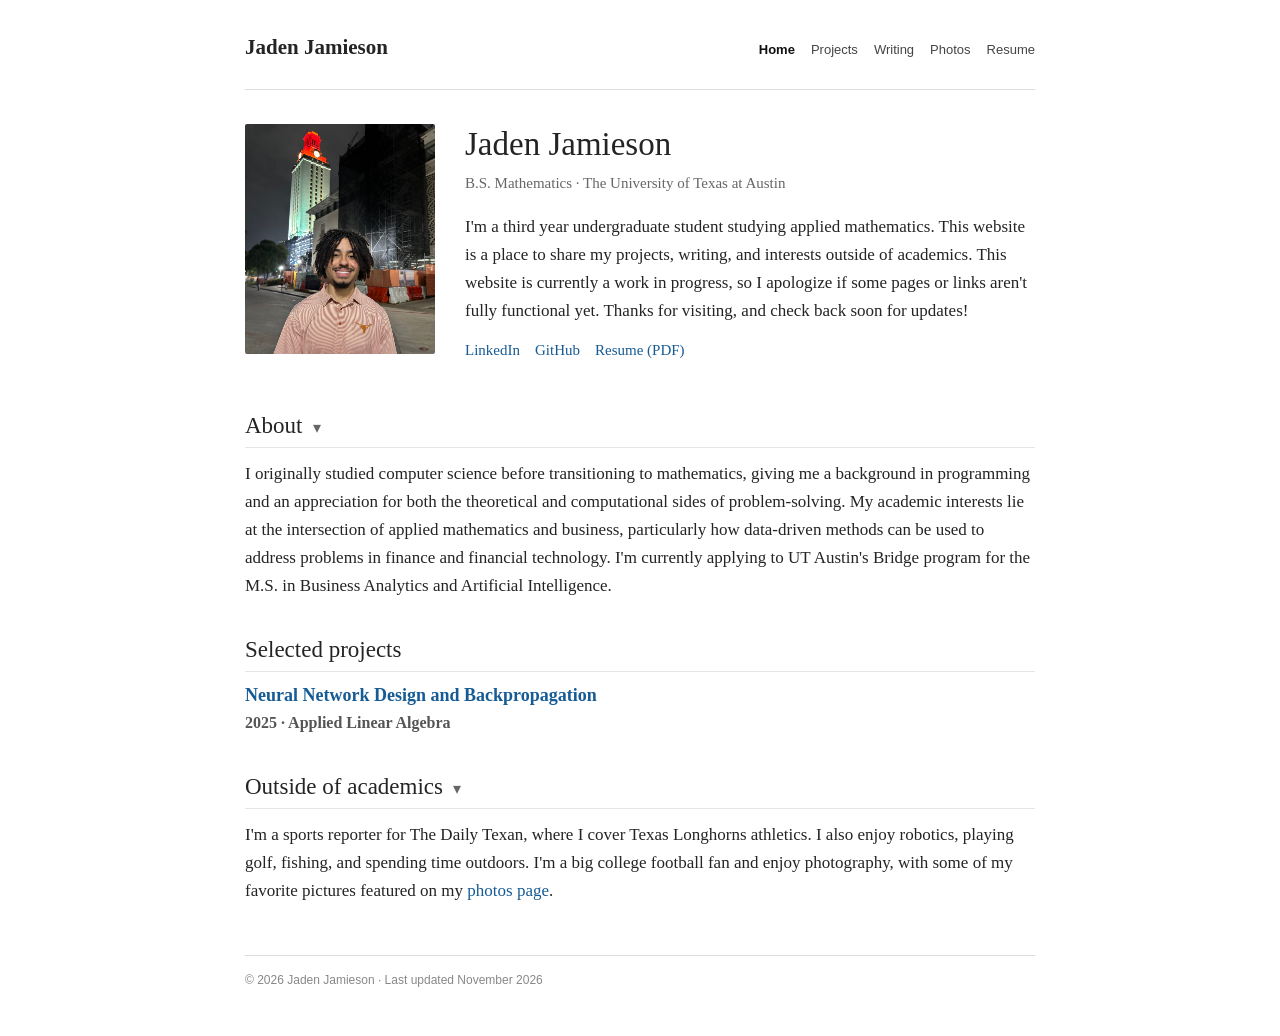
<file: index.html>
<!DOCTYPE html>
<html lang="en">
<head>
  <meta charset="utf-8">
  <meta name="viewport" content="width=device-width, initial-scale=1">
  <meta name="description" content="Personal website of Your Name: education, projects, and interests.">
  <title>Jaden Jamieson's Portfolio</title>
  <link rel="stylesheet" href="style.css">

  <style>
    .section-toggle > summary {
      display: flex;
      align-items: baseline;
      gap: 10px;
      list-style: none;
      cursor: pointer;
      margin: 36px 0 12px;
      padding-bottom: 6px;
      border-bottom: 1px solid #e5e5e5;
    }

    .section-toggle > summary::-webkit-details-marker {
      display: none;
    }

    .section-toggle > summary::marker {
      content: "";
    }

    .section-toggle > summary h2 {
      margin: 0;
      padding: 0;
      border: none;
    }

    .section-toggle > summary::after {
      content: "▾";
      font-family: Arial, sans-serif;
      font-size: 16px;
      color: #666;
    }

    .section-toggle:not([open]) > summary::after {
      content: "▸";
    }
  </style>
</head>
<body>
  <div class="site">
    <header class="site-header">
      <a class="wordmark" href="index.html">Jaden Jamieson</a>
      <nav aria-label="Main navigation">
        <a aria-current="page" href="index.html">Home</a>
        <a href="#projects">Projects</a>
        <a href="writing.html">Writing</a>
        <a href="photos.html">Photos</a>
        <a href="resume.pdf" target="_blank" rel="noopener noreferrer">Resume</a>
      </nav>
    </header>

    <main>
      <section class="intro" aria-labelledby="intro-heading">
        <img class="portrait" src="headshot.jpg" alt="My headshot" width="190" height="230">

        <div>
          <h1 id="intro-heading">Jaden Jamieson</h1>
          <p class="subtitle">B.S. Mathematics · The University of Texas at Austin</p>
          <p>I'm a third year undergraduate student studying applied mathematics. This website is a place to share my projects, writing, and interests outside of academics. This website is currently a work in progress, so I apologize if some pages or links aren't fully functional yet. Thanks for visiting, and check back soon for updates!</p>
          <p class="social-links">
            <a href="https://www.linkedin.com/in/YOUR-USERNAME/" target="_blank" rel="noopener noreferrer">LinkedIn</a>
            <a href="https://github.com/jadenjamie" target="_blank" rel="noopener noreferrer">GitHub</a>
            <a href="resume.pdf" target="_blank" rel="noopener noreferrer">Resume (PDF)</a>
          </p>
        </div>
      </section>

      <section aria-labelledby="about-heading">
        <details class="section-toggle" open>
          <summary>
            <h2 id="about-heading">About</h2>
          </summary>
          <p>I originally studied computer science before transitioning to mathematics, giving me a background in programming and an appreciation for both the theoretical and computational sides of problem-solving. My academic interests lie at the intersection of applied mathematics and business, particularly how data-driven methods can be used to address problems in finance and financial technology.

I'm currently applying to UT Austin's Bridge program for the M.S. in Business Analytics and Artificial Intelligence.</p>
        </details>
      </section>

      <section id="projects" aria-labelledby="projects-heading">
        <h2 id="projects-heading">Selected projects</h2>

        <article class="project">
          <h3>
            <a href="neural-network-project.pdf" target="_blank">
              Neural Network Design and Backpropagation
            </a>
          </h3>
          <p><strong>2025 · Applied Linear Algebra</strong></p>
        
        </article>
      </section>

      <section aria-labelledby="interests-heading">
        <details class="section-toggle" open>
          <summary>
            <h2 id="interests-heading">Outside of academics</h2>
          </summary>
          <p>I'm a sports reporter for The Daily Texan, where I cover Texas Longhorns athletics. I also enjoy robotics, playing golf, fishing, and spending time outdoors. I'm a big college football fan and enjoy photography, with some of my favorite pictures featured on my <a href="photos.html">photos page</a>.</p>
        </details>
      </section>
    </main>

    <footer><span>© <span id="copyright-year">2026</span> Jaden Jamieson </span> · Last updated November 2026</footer>
  </div>
</body>
</html>
</file>
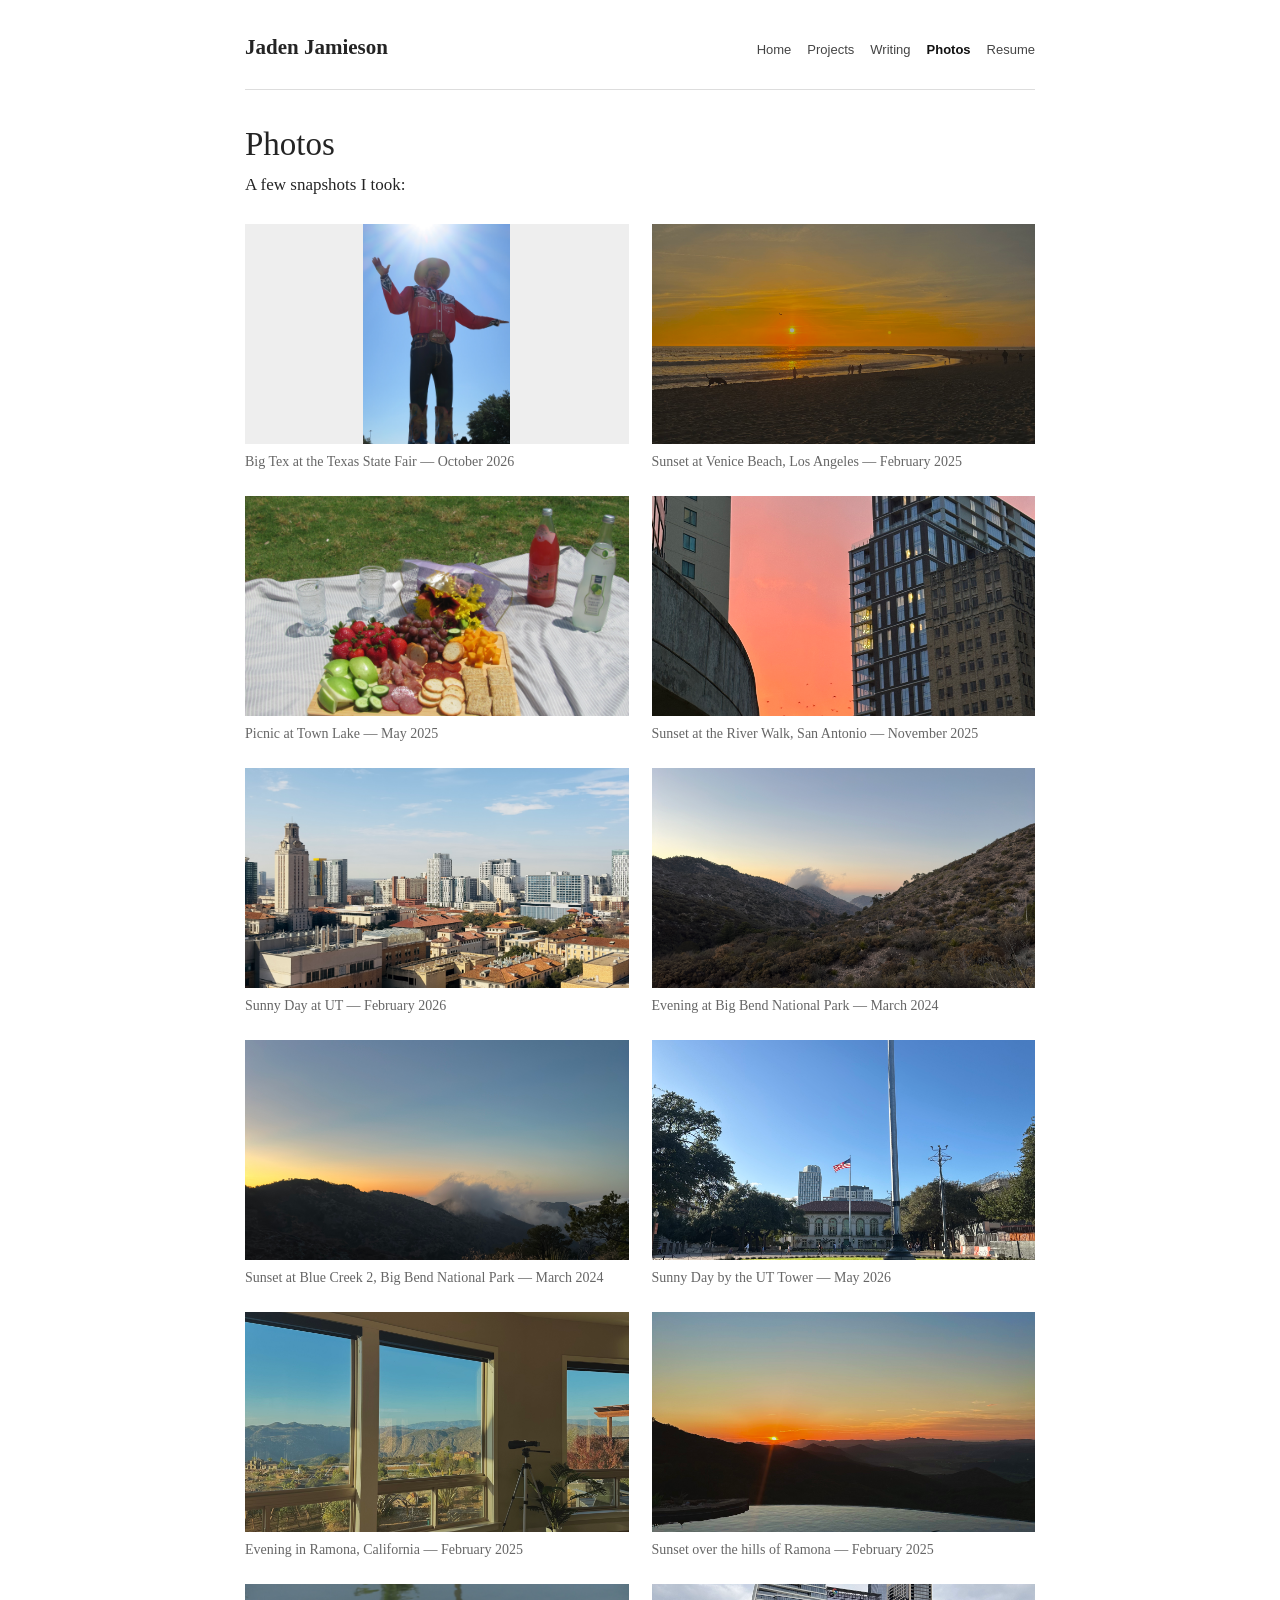
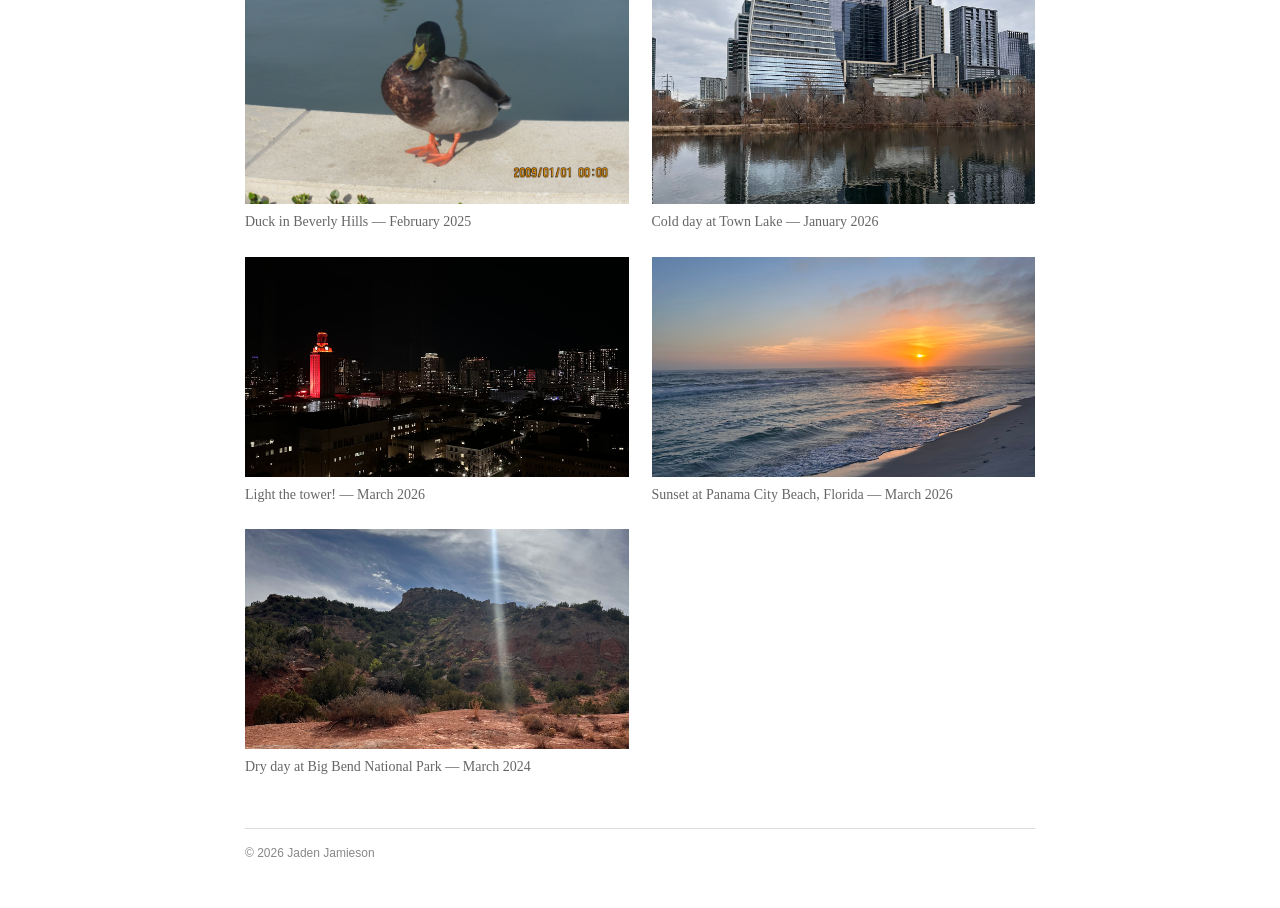
<file: photos.html>
<!DOCTYPE html>
<html lang="en">
<head>
  <meta charset="utf-8">
  <meta name="viewport" content="width=device-width, initial-scale=1">
  <meta name="description" content="A few favorite photos from Your Name.">
  <title>Photos | Jaden Jamieson</title>
  <link rel="stylesheet" href="style.css">
</head>
<body>
  <div class="site">
    <header class="site-header">
      <a class="wordmark" href="index.html">Jaden Jamieson</a>
      <nav aria-label="Main navigation">
        <a href="index.html">Home</a>
        <a href="index.html#projects">Projects</a>
         <a href="writing.html">Writing</a>
        <a aria-current="page" href="photos.html">Photos</a>
        <a href="resume.pdf" target="_blank" rel="noopener noreferrer">Resume</a>
      </nav>
    </header>
    <main>
      <h1>Photos</h1>
      <p>A few snapshots I took:</p>
      <div class="photo-grid">
        <!-- EXAMPLE: replace each placeholder block with <figure><img src="photo1.jpg" alt="Hiking trip"><figcaption>Weekend hike</figcaption></figure> -->
       
<figure>
  <img src="big-tex.png" alt="Texas football game">
  <figcaption>Big Tex at the Texas State Fair — October 2026</figcaption>
</figure>

  <figure>
  <img src="sd3.png" alt="San Diego">
  <figcaption>Sunset at Venice Beach, Los Angeles — February 2025</figcaption>
</figure>

          <figure>
  <img src="picnic.png" alt="Picnic">
  <figcaption>Picnic at Town Lake — May 2025</figcaption>
</figure>

          <figure>
  <img src="downtownsa.png" alt="Downtown">
  <figcaption>Sunset at the River Walk, San Antonio — November 2025</figcaption>
</figure>
   

          <figure>
  <img src="ut1.png" alt="UT Campus">
  <figcaption>Sunny Day at UT — February 2026</figcaption>
</figure>


  

          <figure>
  <img src="bb2.png" alt="Big Bend">
  <figcaption>Evening at Big Bend National Park — March 2024</figcaption>
</figure>

          <figure>
  <img src="bb1.png" alt="Big Bend">
  <figcaption>Sunset at Blue Creek 2, Big Bend National Park — March 2024</figcaption>
</figure>


          <figure>
  <img src="lawn1.png" alt="UT">
  <figcaption>Sunny Day by the UT Tower — May 2026</figcaption>
</figure>

          <figure>
  <img src="sd1.png" alt="Ramona">
  <figcaption>Evening in Ramona, California — February 2025</figcaption>
</figure>

          <figure>
  <img src="sd2.png" alt="Ramona">
  <figcaption>Sunset over the hills of Ramona — February 2025</figcaption>
</figure>

          <figure>
  <img src="sd4.png" alt="Duck">
  <figcaption>Duck in Beverly Hills — February 2025</figcaption>
</figure>

          <figure>
  <img src="au1.png" alt="San Diego">
  <figcaption>Cold day at Town Lake — January 2026</figcaption>
</figure>

          <figure>
  <img src="ut2.png" alt="UT Tower">
  <figcaption>Light the tower! — March 2026</figcaption>
</figure>

          <figure>
  <img src="fl1.png" alt="Panama City Beach">
  <figcaption>Sunset at Panama City Beach, Florida — March 2026</figcaption>
</figure>

          <figure>
  <img src="bb3.png" alt="Big Bend">
  <figcaption>Dry day at Big Bend National Park — March 2024</figcaption>
</figure>
        
      </div>
    </main>
    <footer>© 2026 Jaden Jamieson</footer>
  </div>
  
<style>
  .photo-grid img {
    cursor: zoom-in;
  }

  #photo-lightbox {
    background: #171717;
    color: white;
    border: none;
    border-radius: 6px;
    padding: 18px;
    max-width: 96vw;
    max-height: 96vh;
  }

  #photo-lightbox::backdrop {
    background: rgba(0, 0, 0, 0.9);
  }

  #photo-lightbox img {
    display: block;
    width: auto;
    height: auto;
    max-width: 90vw;
    max-height: 75vh;
    object-fit: contain;
    margin: auto;
  }

  #lightbox-caption {
    font-size: 22px;
    text-align: center;
    margin-top: 15px;
    color: white;
  }

  #close-lightbox {
    display: block;
    margin: 0 0 12px auto;
    background: none;
    color: white;
    border: none;
    font-size: 17px;
    cursor: pointer;
  }
</style>

<dialog id="photo-lightbox">
  <button id="close-lightbox">✕ Close</button>
  <img id="lightbox-image" alt="">
  <p id="lightbox-caption"></p>
</dialog>

<script>
  const lightbox = document.getElementById("photo-lightbox");

  document.querySelectorAll(".photo-grid figure img").forEach(img => {
    img.tabIndex = 0;
    img.setAttribute("role", "button");

    const openPhoto = () => {
      const figure = img.closest("figure");
      const caption = figure.querySelector("figcaption");

      document.getElementById("lightbox-image").src = img.src;
      document.getElementById("lightbox-image").alt = img.alt;
      document.getElementById("lightbox-caption").textContent =
        caption ? caption.textContent : "";

      lightbox.showModal();
    };

    img.addEventListener("click", openPhoto);
    img.addEventListener("keydown", event => {
      if (event.key === "Enter" || event.key === " ") {
        event.preventDefault();
        openPhoto();
      }
    });
  });

  document.getElementById("close-lightbox").onclick =
    () => lightbox.close();

  lightbox.addEventListener("click", event => {
    if (event.target === lightbox) lightbox.close();
  });
</script>

</body>
</html>
</file>
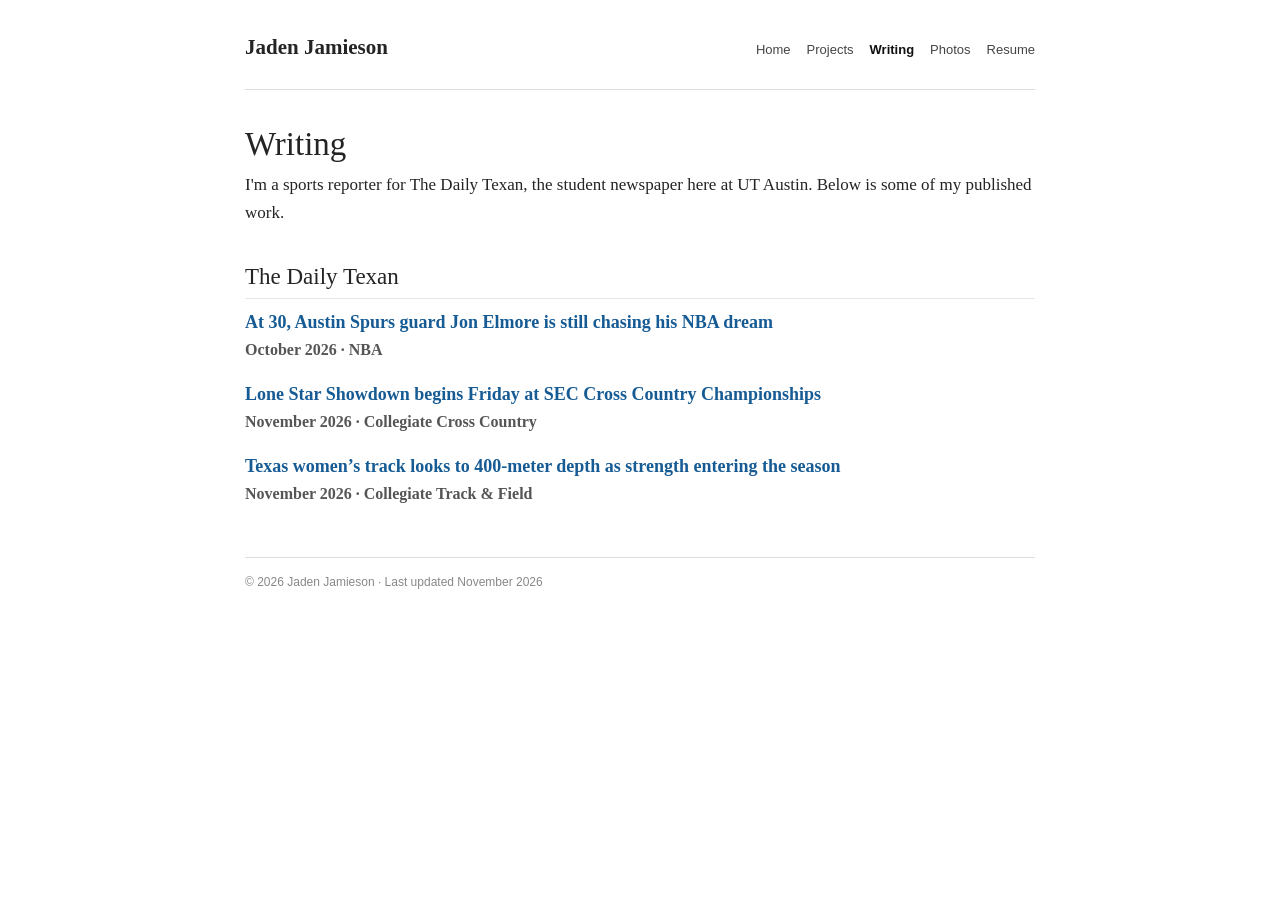
<file: writing.html>
<!DOCTYPE html>
<html lang="en">
<head>
  <meta charset="utf-8">
  <meta name="viewport" content="width=device-width, initial-scale=1">
  <meta name="description" content="Published writing by Jaden Jamieson.">
  <title>Writing | Jaden Jamieson</title>
  <link rel="stylesheet" href="style.css">
</head>
<body>
  <div class="site">
    <header class="site-header">
      <a class="wordmark" href="index.html">Jaden Jamieson</a>
      <nav aria-label="Main navigation">
        <a href="index.html">Home</a>
        <a href="index.html#projects">Projects</a>
        <a aria-current="page" href="writing.html">Writing</a>
        <a href="photos.html">Photos</a>
        <a href="resume.pdf" target="_blank" rel="noopener noreferrer">Resume</a>
      </nav>
    </header>

    <main>
      <h1>Writing</h1>

      <p>
        I'm a sports reporter for The Daily Texan,
        the student newspaper here at UT Austin. Below is some of
        my published work.
      </p>

      <section aria-labelledby="articles-heading">
        <h2 id="articles-heading">The Daily Texan</h2>

        <article class="project">
          <h3>
            <a href="https://thedailytexan.com/2026/10/29/at-30-austin-spurs-guard-jon-elmore-is-still-chasing-his-nba-dream/"
               target="_blank"
               rel="noopener noreferrer">
              At 30, Austin Spurs guard Jon Elmore is still chasing his NBA dream 
            </a>
          </h3>
          <p><strong>October 2026 · NBA</strong></p>
          
        </article>

        <article class="project">
          <h3>
            <a href="https://thedailytexan.com/2026/11/01/lone-star-showdown-begins-friday-at-sec-cross-country-championships/"
               target="_blank"
               rel="noopener noreferrer">
              Lone Star Showdown begins Friday at SEC Cross Country Championships 
            </a>
          </h3>
          <p><strong>November 2026 · Collegiate Cross Country</strong></p>
          
        </article>

         <article class="project">
          <h3>
            <a href="https://thedailytexan.com/2026/11/05/texas-womens-track-looks-to-400-meter-depth-as-strength-entering-the-seaso/"
               rel="noopener noreferrer">
              Texas women’s track looks to 400-meter depth as strength entering the season 
            </a>
          </h3>
          <p><strong>November 2026 · Collegiate Track & Field</strong></p>
          
        </article>

      </section>
    </main>

    <footer>
      © 2026 Jaden Jamieson · Last updated November 2026
    </footer>
  </div>
</body>
</html>
</file>
<file: style.css>
:root { color-scheme: light; }
* { box-sizing: border-box; }
html { scroll-behavior: smooth; }
body { margin: 0; background: #fff; color: #242424; font-family: Georgia, "Times New Roman", serif; font-size: 17px; line-height: 1.65; }
.site { max-width: 840px; margin: 0 auto; padding: 30px 25px 45px; }
a { color: #165b94; text-decoration: none; }
a:hover { text-decoration: underline; }
.site-header { display: flex; align-items: baseline; justify-content: space-between; gap: 15px; padding-bottom: 24px; margin-bottom: 34px; border-bottom: 1px solid #ddd; }
.wordmark { font-size: 21px; font-weight: bold; color: #242424; white-space: nowrap; }
nav { display: flex; flex-wrap: wrap; gap: 16px; font-family: Arial, sans-serif; font-size: 13px; }
nav a { color: #444; }
nav a[aria-current="page"] { color: #111; font-weight: bold; }
h1, h2, h3 { line-height: 1.25; }
h1 { font-size: 33px; font-weight: normal; margin: 0 0 6px; }
h2 { font-size: 23px; font-weight: normal; margin: 36px 0 12px; padding-bottom: 6px; border-bottom: 1px solid #e5e5e5; }
h3 { font-size: 18px; margin: 0 0 4px; }
p { margin: 0 0 13px; }
.subtitle { color: #666; font-size: 15px; margin-bottom: 17px; }
.intro { display: grid; grid-template-columns: 190px minmax(0, 1fr); gap: 30px; align-items: start; }
.portrait { display: block; width: 190px; height: 230px; object-fit: cover; background: #f0f0f0; border-radius: 2px; }
.social-links { display: flex; gap: 15px; flex-wrap: wrap; font-size: 15px; }
.project { margin-bottom: 19px; }
.project p { font-size: 16px; color: #555; }
.photo-grid { display: grid; grid-template-columns: repeat(2, minmax(0, 1fr)); gap: 23px; margin-top: 25px; }
figure { margin: 0; }
figure img { width: 100%; height: 220px; object-fit: cover; display: block; }
figcaption { font-size: 14px; color: #666; margin-top: 6px; }
.photo-placeholder { height: 220px; background: #eee; color: #777; display: grid; place-items: center; font-size: 14px; font-family: Arial, sans-serif; }
footer { margin-top: 50px; border-top: 1px solid #ddd; padding-top: 15px; color: #888; font-size: 12px; font-family: Arial, sans-serif; }
@media (max-width: 600px) { .site { padding: 21px 18px 35px; } .site-header { align-items: flex-start; flex-direction: column; gap: 10px; } .intro { grid-template-columns: 1fr; gap: 18px; } .portrait { width: 160px; height: 194px; } h1 { font-size: 29px; } .photo-grid { grid-template-columns: 1fr; } }



.photo-grid figure:first-child img {
  width: 100%;
  height: 220px;
  object-fit: contain;
  object-position: center center;
  background: #eeeeee;
}
</file>
